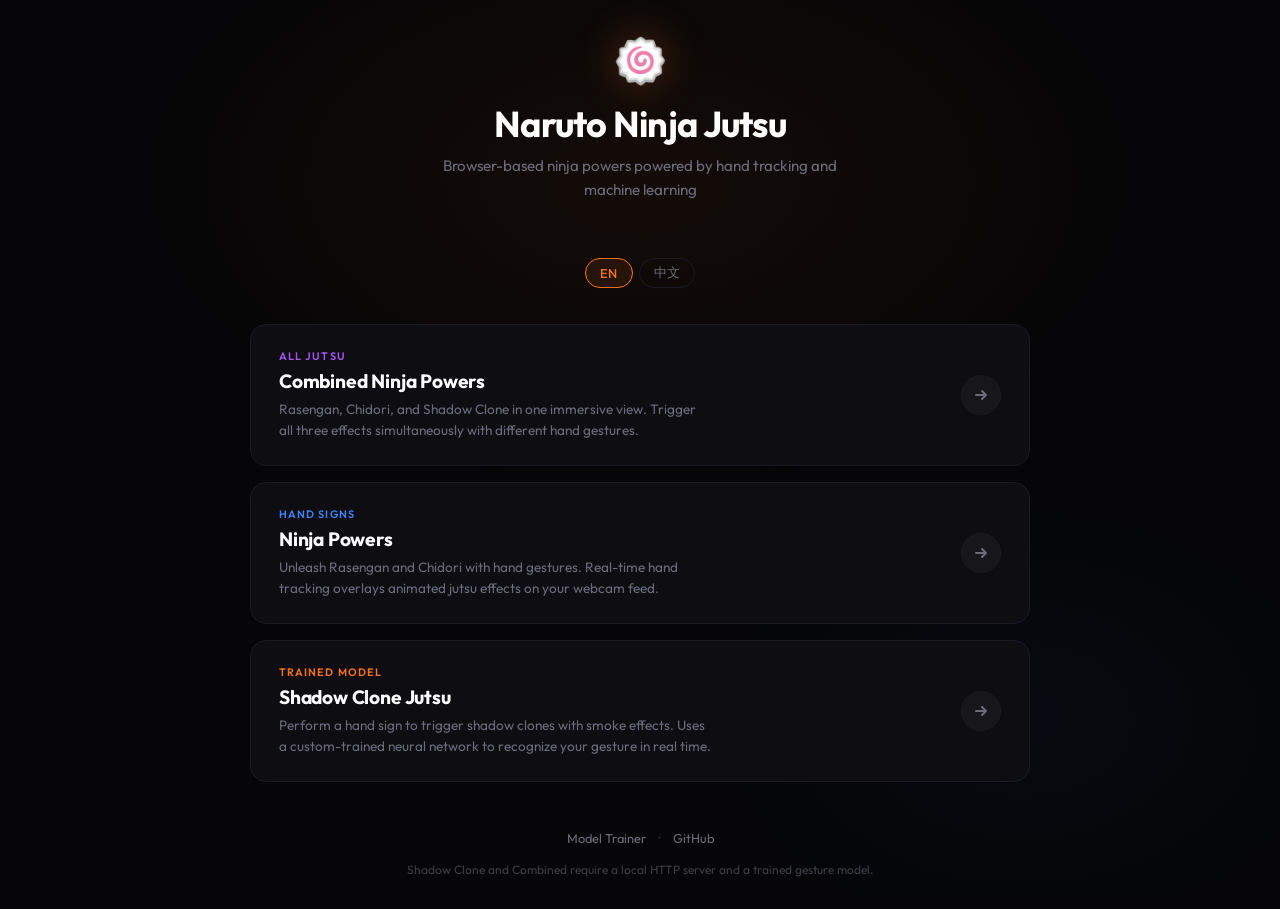
<file: index.html>
<!doctype html>
<html lang="en">
  <head>
    <meta charset="UTF-8" />
    <meta name="viewport" content="width=device-width, initial-scale=1.0" />
    <title>Naruto — Ninja Jutsu</title>
    <link rel="preconnect" href="https://fonts.googleapis.com" />
    <link rel="preconnect" href="https://fonts.gstatic.com" crossorigin />
    <link
      href="https://fonts.googleapis.com/css2?family=Outfit:wght@400;500;600;700;800&display=swap"
      rel="stylesheet"
    />
    <style>
      * {
        margin: 0;
        padding: 0;
        box-sizing: border-box;
      }

      :root {
        --bg: #060608;
        --surface: #0d0d12;
        --border: #1a1a24;
        --text: #e4e4ec;
        --muted: #6b6b7b;
        --accent-o: #f97316;
        --accent-b: #3b82f6;
        --accent-p: #a855f7;
      }

      body {
        font-family:
          "Outfit",
          -apple-system,
          BlinkMacSystemFont,
          sans-serif;
        background: var(--bg);
        color: var(--text);
        min-height: 100dvh;
        display: flex;
        align-items: center;
        justify-content: center;
        padding: 2rem;
      }

      /* Subtle radial ambient behind the header */
      body::before {
        content: "";
        position: fixed;
        inset: 0;
        background:
          radial-gradient(
            ellipse 60% 50% at 50% 20%,
            rgba(249, 115, 22, 0.06) 0%,
            transparent 70%
          ),
          radial-gradient(
            ellipse 40% 40% at 80% 80%,
            rgba(59, 130, 246, 0.04) 0%,
            transparent 70%
          );
        pointer-events: none;
        z-index: 0;
      }

      .container {
        max-width: 780px;
        width: 100%;
        position: relative;
        z-index: 1;
      }

      /* ---- Header ---- */
      .header {
        text-align: center;
        margin-bottom: 3.5rem;
      }

      .logo {
        display: inline-block;
        font-size: 2.75rem;
        margin-bottom: 1rem;
        filter: drop-shadow(0 0 20px rgba(249, 115, 22, 0.3));
        animation: logo-float 4s ease-in-out infinite;
      }

      @keyframes logo-float {
        0%,
        100% {
          transform: translateY(0);
        }
        50% {
          transform: translateY(-6px);
        }
      }

      h1 {
        font-size: 2.25rem;
        font-weight: 700;
        color: #fff;
        letter-spacing: -0.02em;
        line-height: 1.15;
      }

      .subtitle {
        color: var(--muted);
        font-size: 0.95rem;
        margin-top: 0.625rem;
        max-width: 440px;
        margin-inline: auto;
        line-height: 1.55;
      }

      /* ---- Lang switch ---- */
      .lang-switch {
        display: flex;
        justify-content: center;
        gap: 0.375rem;
        margin-bottom: 2.25rem;
      }

      .lang-btn {
        background: transparent;
        border: 1px solid var(--border);
        color: var(--muted);
        padding: 5px 14px;
        border-radius: 999px;
        cursor: pointer;
        font-size: 0.8rem;
        font-weight: 500;
        font-family: inherit;
        letter-spacing: 0.02em;
        transition: all 0.25s ease;
      }

      .lang-btn:hover {
        border-color: rgba(249, 115, 22, 0.4);
        color: var(--text);
      }

      .lang-btn.active {
        background: rgba(249, 115, 22, 0.1);
        border-color: var(--accent-o);
        color: var(--accent-o);
      }

      /* ---- Cards ---- */
      .cards {
        display: flex;
        flex-direction: column;
        gap: 1rem;
      }

      .card {
        display: grid;
        grid-template-columns: 1fr auto;
        align-items: center;
        gap: 1.5rem;
        background: var(--surface);
        border: 1px solid var(--border);
        border-radius: 16px;
        padding: 1.5rem 1.75rem;
        text-decoration: none;
        color: inherit;
        transition:
          border-color 0.3s ease,
          box-shadow 0.3s ease,
          transform 0.25s ease;
        position: relative;
        overflow: hidden;
        cursor: pointer;
      }

      .card:hover {
        transform: translateY(-2px);
      }

      .card::after {
        content: "";
        position: absolute;
        inset: 0;
        border-radius: inherit;
        opacity: 0;
        transition: opacity 0.35s ease;
        pointer-events: none;
        z-index: 0;
      }

      .card.combined:hover {
        border-color: rgba(168, 85, 247, 0.5);
        box-shadow:
          0 0 40px rgba(168, 85, 247, 0.08),
          inset 0 1px 0 rgba(168, 85, 247, 0.08);
      }
      .card.combined:hover::after {
        background: radial-gradient(
          ellipse 80% 120% at 0% 50%,
          rgba(168, 85, 247, 0.06) 0%,
          transparent 60%
        );
        opacity: 1;
      }

      .card.rasengan:hover {
        border-color: rgba(59, 130, 246, 0.5);
        box-shadow:
          0 0 40px rgba(59, 130, 246, 0.08),
          inset 0 1px 0 rgba(59, 130, 246, 0.08);
      }
      .card.rasengan:hover::after {
        background: radial-gradient(
          ellipse 80% 120% at 0% 50%,
          rgba(59, 130, 246, 0.06) 0%,
          transparent 60%
        );
        opacity: 1;
      }

      .card.shadow:hover {
        border-color: rgba(249, 115, 22, 0.5);
        box-shadow:
          0 0 40px rgba(249, 115, 22, 0.08),
          inset 0 1px 0 rgba(249, 115, 22, 0.08);
      }
      .card.shadow:hover::after {
        background: radial-gradient(
          ellipse 80% 120% at 0% 50%,
          rgba(249, 115, 22, 0.06) 0%,
          transparent 60%
        );
        opacity: 1;
      }

      .card-body {
        position: relative;
        z-index: 1;
      }

      .card-label {
        font-size: 0.675rem;
        font-weight: 600;
        letter-spacing: 0.1em;
        text-transform: uppercase;
        margin-bottom: 0.375rem;
      }

      .card.combined .card-label {
        color: var(--accent-p);
      }
      .card.rasengan .card-label {
        color: var(--accent-b);
      }
      .card.shadow .card-label {
        color: var(--accent-o);
      }

      .card-title {
        font-size: 1.2rem;
        font-weight: 700;
        color: #fff;
        letter-spacing: -0.01em;
        margin-bottom: 0.375rem;
      }

      .card-desc {
        font-size: 0.85rem;
        color: var(--muted);
        line-height: 1.55;
        max-width: 48ch;
      }

      .card-arrow {
        position: relative;
        z-index: 1;
        width: 40px;
        height: 40px;
        border-radius: 999px;
        background: rgba(255, 255, 255, 0.04);
        border: 1px solid var(--border);
        display: flex;
        align-items: center;
        justify-content: center;
        flex-shrink: 0;
        transition: all 0.3s ease;
      }

      .card:hover .card-arrow {
        background: rgba(255, 255, 255, 0.08);
        border-color: rgba(255, 255, 255, 0.15);
        transform: translateX(3px);
      }

      .card-arrow svg {
        width: 16px;
        height: 16px;
        color: var(--muted);
        transition: color 0.3s ease;
      }

      .card:hover .card-arrow svg {
        color: var(--text);
      }

      /* ---- Footer ---- */
      .footer {
        text-align: center;
        margin-top: 3rem;
        font-size: 0.8rem;
        color: var(--muted);
        display: flex;
        flex-wrap: wrap;
        justify-content: center;
        align-items: center;
        gap: 0.75rem;
      }

      .footer a {
        color: var(--muted);
        text-decoration: none;
        transition: color 0.2s ease;
      }

      .footer a:hover {
        color: var(--accent-o);
      }

      .footer-dot {
        width: 3px;
        height: 3px;
        border-radius: 50%;
        background: var(--border);
      }

      .footer-note {
        width: 100%;
        margin-top: 0.25rem;
        font-size: 0.75rem;
        opacity: 0.55;
      }

      /* ---- Responsive ---- */
      @media (max-width: 640px) {
        body {
          padding: 1.25rem;
          align-items: flex-start;
          padding-top: 3rem;
        }

        .logo {
          font-size: 2.25rem;
        }
        h1 {
          font-size: 1.6rem;
        }
        .subtitle {
          font-size: 0.85rem;
        }

        .card {
          grid-template-columns: 1fr;
          padding: 1.25rem;
        }

        .card-arrow {
          display: none;
        }
      }

      /* Reduced motion */
      @media (prefers-reduced-motion: reduce) {
        .logo {
          animation: none;
        }
        .card {
          transition: none;
        }
        .card:hover {
          transform: none;
        }
        .card:hover .card-arrow {
          transform: none;
        }
      }
    </style>
  </head>
  <body>
    <div class="container">
      <div class="header">
        <div class="logo">🍥</div>
        <h1 data-i18n="title">Naruto Ninja Jutsu</h1>
        <p class="subtitle" data-i18n="subtitle">
          Browser-based ninja powers powered by hand tracking and machine
          learning
        </p>
      </div>

      <div class="lang-switch">
        <button
          class="lang-btn active"
          data-lang="en"
          aria-label="Switch to English"
        >
          EN
        </button>
        <button class="lang-btn" data-lang="zh" aria-label="Switch to Chinese">
          中文
        </button>
      </div>

      <div class="cards">
        <!-- Combined -->
        <a href="naruto-combined.html" class="card combined">
          <div class="card-body">
            <div class="card-label" data-i18n="combined-label">All Jutsu</div>
            <div class="card-title" data-i18n="combined-title">
              Combined Ninja Powers
            </div>
            <p class="card-desc" data-i18n="combined-desc">
              Rasengan, Chidori, and Shadow Clone in one immersive view. Trigger
              all three effects simultaneously with different hand gestures.
            </p>
          </div>
          <div class="card-arrow">
            <svg
              viewBox="0 0 16 16"
              fill="none"
              stroke="currentColor"
              stroke-width="2"
              stroke-linecap="round"
              stroke-linejoin="round"
            >
              <path d="M3 8h10M9 4l4 4-4 4" />
            </svg>
          </div>
        </a>

        <!-- Ninja Powers -->
        <a href="ninja-powers.html" class="card rasengan">
          <div class="card-body">
            <div class="card-label" data-i18n="ninja-label">Hand Signs</div>
            <div class="card-title" data-i18n="ninja-title">Ninja Powers</div>
            <p class="card-desc" data-i18n="ninja-desc">
              Unleash Rasengan and Chidori with hand gestures. Real-time hand
              tracking overlays animated jutsu effects on your webcam feed.
            </p>
          </div>
          <div class="card-arrow">
            <svg
              viewBox="0 0 16 16"
              fill="none"
              stroke="currentColor"
              stroke-width="2"
              stroke-linecap="round"
              stroke-linejoin="round"
            >
              <path d="M3 8h10M9 4l4 4-4 4" />
            </svg>
          </div>
        </a>

        <!-- Shadow Clone -->
        <a href="shadow-clone.html" class="card shadow">
          <div class="card-body">
            <div class="card-label" data-i18n="clone-label">Trained Model</div>
            <div class="card-title" data-i18n="clone-title">
              Shadow Clone Jutsu
            </div>
            <p class="card-desc" data-i18n="clone-desc">
              Perform a hand sign to trigger shadow clones with smoke effects.
              Uses a custom-trained neural network to recognize your gesture in
              real time.
            </p>
          </div>
          <div class="card-arrow">
            <svg
              viewBox="0 0 16 16"
              fill="none"
              stroke="currentColor"
              stroke-width="2"
              stroke-linecap="round"
              stroke-linejoin="round"
            >
              <path d="M3 8h10M9 4l4 4-4 4" />
            </svg>
          </div>
        </a>
      </div>

      <div class="footer">
        <a href="trainer.html" data-i18n="footer-trainer">Model Trainer</a>
        <span class="footer-dot"></span>
        <a
          href="https://github.com/FavorPan/naruto"
          target="_blank"
          rel="noopener"
          >GitHub</a
        >
        <span class="footer-note" data-i18n="footer-note"
          >Shadow Clone and Combined require a local HTTP server and a trained
          gesture model.</span
        >
      </div>
    </div>

    <script>
      const i18n = {
        en: {
          title: "Naruto Ninja Jutsu",
          subtitle:
            "Browser-based ninja powers powered by hand tracking and machine learning",

          "combined-label": "All Jutsu",
          "combined-title": "Combined Ninja Powers",
          "combined-desc":
            "Rasengan, Chidori, and Shadow Clone in one immersive view. Trigger all three effects simultaneously with different hand gestures.",

          "ninja-label": "Hand Signs",
          "ninja-title": "Ninja Powers",
          "ninja-desc":
            "Unleash Rasengan and Chidori with hand gestures. Real-time hand tracking overlays animated jutsu effects on your webcam feed.",

          "clone-label": "Trained Model",
          "clone-title": "Shadow Clone Jutsu",
          "clone-desc":
            "Perform a hand sign to trigger shadow clones with smoke effects. Uses a custom-trained neural network to recognize your gesture in real time.",

          "footer-trainer": "Model Trainer",
          "footer-note":
            "Shadow Clone and Combined require a local HTTP server and a trained gesture model.",
        },
        zh: {
          title: "火影忍者忍术",
          subtitle: "基于浏览器的手部追踪与机器学习，释放忍者力量",

          "combined-label": "全术合一",
          "combined-title": "综合忍术",
          "combined-desc":
            "螺旋丸、千鸟、影分身，一镜掌握。通过不同手势同时触发三种效果，全屏沉浸体验。",

          "ninja-label": "手印结印",
          "ninja-title": "忍术",
          "ninja-desc":
            "通过手势释放螺旋丸和千鸟。实时手部追踪将动画忍术效果叠加在摄像头画面上。",

          "clone-label": "模型识别",
          "clone-title": "影分身之术",
          "clone-desc":
            "结印触发影分身及烟雾效果。使用自定义训练的神经网络实时识别你的手势。",

          "footer-trainer": "模型训练器",
          "footer-note":
            "影分身和综合忍术需要本地 HTTP 服务器和已训练的手势模型。",
        },
      };

      let currentLang = "en";

      function setLang(lang) {
        currentLang = lang;
        document.querySelectorAll(".lang-btn").forEach((btn) => {
          btn.classList.toggle("active", btn.dataset.lang === lang);
        });
        document.querySelectorAll("[data-i18n]").forEach((el) => {
          const key = el.dataset.i18n;
          if (i18n[lang]?.[key]) {
            el.innerHTML = i18n[lang][key];
          }
        });
        document.documentElement.lang = lang === "zh" ? "zh-CN" : "en";
        localStorage.setItem("naruto-lang", lang);
      }

      document.querySelectorAll(".lang-btn").forEach((btn) => {
        btn.addEventListener("click", () => setLang(btn.dataset.lang));
      });

      const saved = localStorage.getItem("naruto-lang");
      if (saved) setLang(saved);
    </script>
  </body>
</html>
</file>
